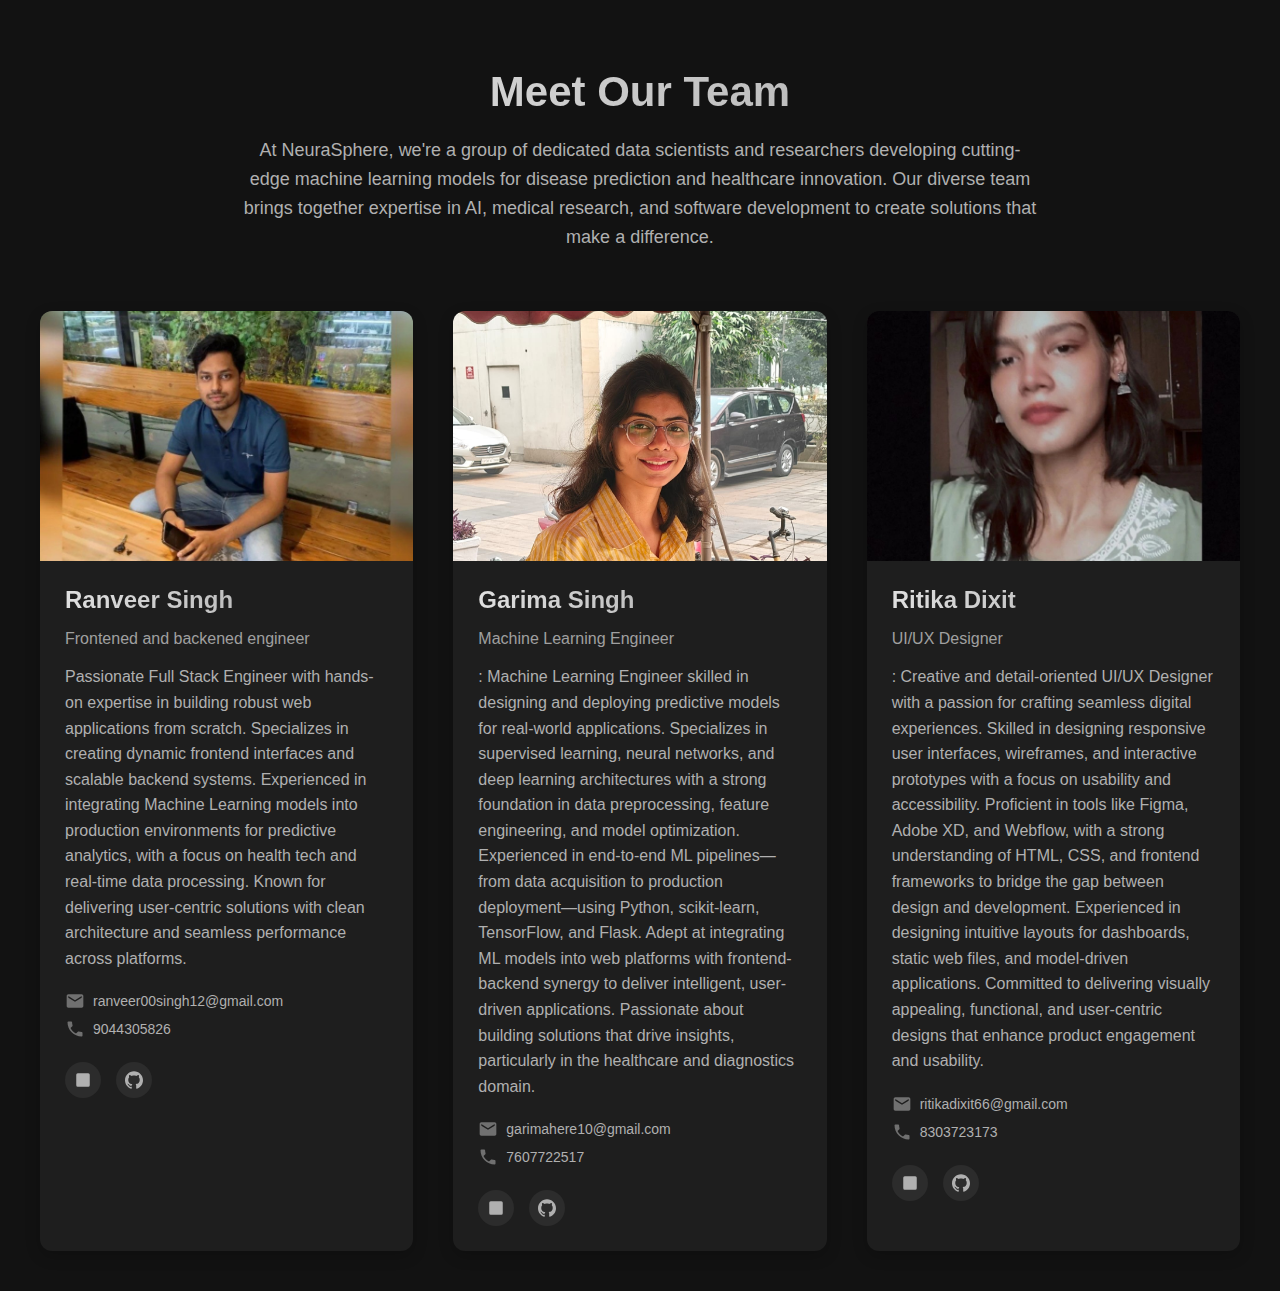
<file: templates/aboutUs.html>
<!DOCTYPE html>
<html lang="en">
<head>
    <meta charset="UTF-8">
    <meta name="viewport" content="width=device-width, initial-scale=1.0">
    <title>NeuraSphere - About Us</title>
    <style>
        body {
            font-family: 'Inter', sans-serif;
            background-color: #121212;
            color: #e0e0e0;
            margin: 0;
            padding: 0;
        }
        .container {
            max-width: 1200px;
            margin: 0 auto;
            padding: 40px 20px;
        }
        .about-header {
            text-align: center;
            margin-bottom: 60px;
        }
        .about-header h1 {
            font-size: 42px;
            margin-bottom: 20px;
            background: linear-gradient(90deg, #f0f0f0, #a0a0a0);
            -webkit-background-clip: text;
            -webkit-text-fill-color: transparent;
        }
        .about-header p {
            font-size: 18px;
            max-width: 800px;
            margin: 0 auto;
            line-height: 1.6;
            color: #b0b0b0;
        }
        .team-grid {
            display: grid;
            grid-template-columns: repeat(auto-fit, minmax(300px, 1fr));
            gap: 40px;
        }
        .team-member {
            background-color: #1e1e1e;
            border-radius: 12px;
            overflow: hidden;
            transition: transform 0.3s ease, box-shadow 0.3s ease;
            box-shadow: 0 5px 15px rgba(0, 0, 0, 0.2);
        }
        .team-member:hover {
            transform: translateY(-10px);
            box-shadow: 0 15px 30px rgba(0, 0, 0, 0.3);
        }
        .member-image {
            width: 100%;
            height: 250px;
            background-color: #2a2a2a;
            display: flex;
            align-items: center;
            justify-content: center;
        }
        .member-image img {
            width: 100%;
            height: 100%;
            object-fit: cover;
        }
        .member-info {
            padding: 25px;
        }
        .member-name {
            font-size: 24px;
            margin: 0 0 10px;
            background: linear-gradient(90deg, #e0e0e0, #a0a0a0);
            -webkit-background-clip: text;
            -webkit-text-fill-color: transparent;
        }
        .member-title {
            color: #a0a0a0;
            font-size: 16px;
            margin-bottom: 15px;
            font-weight: 500;
        }
        .member-bio {
            color: #b0b0b0;
            line-height: 1.6;
            margin-bottom: 20px;
        }
        .member-contact {
            margin-top: 20px;
            display: flex;
            gap: 15px;
        }
        .contact-item {
            display: flex;
            align-items: center;
            gap: 8px;
            color: #b0b0b0;
            font-size: 14px;
            margin-bottom: 8px;
        }
        .contact-icon {
            width: 20px;
            height: 20px;
            fill: #707070;
        }
        .contact-links {
            display: flex;
            gap: 15px;
            margin-top: 15px;
        }
        .social-link {
            width: 36px;
            height: 36px;
            border-radius: 50%;
            background-color: #2c2c2c;
            display: flex;
            align-items: center;
            justify-content: center;
            transition: background-color 0.3s ease;
        }
        .social-link:hover {
            background-color: #3a3a3a;
        }
        .social-icon {
            width: 18px;
            height: 18px;
            fill: #b0b0b0;
        }
    </style>
</head>
<body>
    <div class="container">
        <div class="about-header">
            <h1>Meet Our Team</h1>
            <p>At NeuraSphere, we're a group of dedicated data scientists and researchers developing cutting-edge machine learning models for disease prediction and healthcare innovation. Our diverse team brings together expertise in AI, medical research, and software development to create solutions that make a difference.</p>
        </div>
        
        <div class="team-grid">
            <!-- Team Member 1 -->
            <div class="team-member">
                <div class="member-image">
                    <img src="../static/Ranveer.jpeg" alt="Dr. Maya Johnson">
                </div>
                <div class="member-info">
                    <h3 class="member-name">Ranveer Singh</h3>
                    <p class="member-title">Frontened and backened engineer</p>
                    <p class="member-bio">Passionate Full Stack Engineer with hands-on expertise in building robust web applications from scratch. Specializes in creating dynamic frontend interfaces and scalable backend systems. Experienced in integrating Machine Learning models into production environments for predictive analytics, with a focus on health tech and real-time data processing. Known for delivering user-centric solutions with clean architecture and seamless performance across platforms.</p>
                    
                    <div class="member-contact">
                        <div>
                            <div class="contact-item">
                                <svg class="contact-icon" xmlns="http://www.w3.org/2000/svg" viewBox="0 0 24 24">
                                    <path d="M20 4H4c-1.1 0-1.99.9-1.99 2L2 18c0 1.1.9 2 2 2h16c1.1 0 2-.9 2-2V6c0-1.1-.9-2-2-2zm0 4l-8 5-8-5V6l8 5 8-5v2z"/>
                                </svg>
                                <span>ranveer00singh12@gmail.com</span>
                            </div>
                            <div class="contact-item">
                                <svg class="contact-icon" xmlns="http://www.w3.org/2000/svg" viewBox="0 0 24 24">
                                    <path d="M6.62 10.79c1.44 2.83 3.76 5.14 6.59 6.59l2.2-2.2c.27-.27.67-.36 1.02-.24 1.12.37 2.33.57 3.57.57.55 0 1 .45 1 1V20c0 .55-.45 1-1 1-9.39 0-17-7.61-17-17 0-.55.45-1 1-1h3.5c.55 0 1 .45 1 1 0 1.25.2 2.45.57 3.57.11.35.03.74-.25 1.02l-2.2 2.2z"/>
                                </svg>
                                <span>9044305826</span>
                            </div>
                        </div>
                    </div>
                    
                    <div class="contact-links">
                        <a href="#" class="social-link">
                            <svg class="social-icon" xmlns="http://www.w3.org/2000/svg" viewBox="0 0 24 24">
                                <path d="M19 3a2 2 0 0 1 2 2v14a2 2 0 0 1-2 2H5a2 2 0 0 1-2-2V5a2 2 0 0 1 2-2h14m-.5 15.5v-5.3a3.26 3.26 0&nbsp;0&nbsp;0-3.26-3.26c-.85 0-1.84.52-2.32 1.3v-1.11h-2.79v8.37h2.79v-4.93c0-.77.62-1.4 1.39-1.4a1.4 1.4 0&nbsp;0&nbsp;1 1.4 1.4v4.93h2.79M6.88 8.56a1.68 1.68 0&nbsp;0&nbsp;0 1.68-1.68c0-.93-.75-1.69-1.68-1.69a1.69 1.69 0&nbsp;0&nbsp;0-1.69 1.69c0 .93.76 1.68 1.69 1.68m1.39 9.94v-8.37H5.5v8.37h2.77z"/>
                            </svg>
                        </a>
                        <a href="#" class="social-link">
                            <svg class="social-icon" xmlns="http://www.w3.org/2000/svg" viewBox="0 0 24 24">
                                <path d="M12 .297c-6.63 0-12 5.373-12 12 0 5.303 3.438 9.8 8.205 11.385.6.113.82-.258.82-.577 0-.285-.01-1.04-.015-2.04-3.338.724-4.042-1.61-4.042-1.61C4.422 18.07 3.633 17.7 3.633 17.7c-1.087-.744.084-.729.084-.729 1.205.084 1.838 1.236 1.838 1.236 1.07 1.835 2.809 1.305 3.495.998.108-.776.417-1.305.76-1.605-2.665-.3-5.466-1.332-5.466-5.93 0-1.31.465-2.38 1.235-3.22-.135-.303-.54-1.523.105-3.176 0 0 1.005-.322 3.3 1.23.96-.267 1.98-.399 3-.405 1.02.006 2.04.138 3 .405 2.28-1.552 3.285-1.23 3.285-1.23.645 1.653.24 2.873.12 3.176.765.84 1.23 1.91 1.23 3.22 0 4.61-2.805 5.625-5.475 5.92.42.36.81 1.096.81 2.22 0 1.606-.015 2.896-.015 3.286 0 .315.21.69.825.57C20.565 22.092 24 17.592 24 12.297c0-6.627-5.373-12-12-12"/>
                            </svg>
                        </a>
                    </div>
                </div>
            </div>
            
            <!-- Team Member 2 -->
            <div class="team-member">
                <div class="member-image">
                    <img src="../static/garima2.jpg" alt="Alex Chen">
                </div>
                <div class="member-info">
                    <h3 class="member-name">Garima Singh</h3>
                    <p class="member-title">Machine Learning Engineer</p>
                    <p class="member-bio">:
                        Machine Learning Engineer skilled in designing and deploying predictive models for real-world applications. Specializes in supervised learning, neural networks, and deep learning architectures with a strong foundation in data preprocessing, feature engineering, and model optimization. Experienced in end-to-end ML pipelines—from data acquisition to production deployment—using Python, scikit-learn, TensorFlow, and Flask. Adept at integrating ML models into web platforms with frontend-backend synergy to deliver intelligent, user-driven applications. Passionate about building solutions that drive insights, particularly in the healthcare and diagnostics domain.
                        
                        </p>
                    
                    <div class="member-contact">
                        <div>
                            <div class="contact-item">
                                <svg class="contact-icon" xmlns="http://www.w3.org/2000/svg" viewBox="0 0 24 24">
                                    <path d="M20 4H4c-1.1 0-1.99.9-1.99 2L2 18c0 1.1.9 2 2 2h16c1.1 0 2-.9 2-2V6c0-1.1-.9-2-2-2zm0 4l-8 5-8-5V6l8 5 8-5v2z"/>
                                </svg>
                                <span>garimahere10@gmail.com</span>
                            </div>
                            <div class="contact-item">
                                <svg class="contact-icon" xmlns="http://www.w3.org/2000/svg" viewBox="0 0 24 24">
                                    <path d="M6.62 10.79c1.44 2.83 3.76 5.14 6.59 6.59l2.2-2.2c.27-.27.67-.36 1.02-.24 1.12.37 2.33.57 3.57.57.55 0 1 .45 1 1V20c0 .55-.45 1-1 1-9.39 0-17-7.61-17-17 0-.55.45-1 1-1h3.5c.55 0 1 .45 1 1 0 1.25.2 2.45.57 3.57.11.35.03.74-.25 1.02l-2.2 2.2z"/>
                                </svg>
                                <span>7607722517</span>
                            </div>
                        </div>
                    </div>
                    
                    <div class="contact-links">
                        <a href="#" class="social-link">
                            <svg class="social-icon" xmlns="http://www.w3.org/2000/svg" viewBox="0 0 24 24">
                                <path d="M19 3a2 2 0 0 1 2 2v14a2 2 0 0 1-2 2H5a2 2 0 0 1-2-2V5a2 2 0 0 1 2-2h14m-.5 15.5v-5.3a3.26 3.26 0&nbsp;0&nbsp;0-3.26-3.26c-.85 0-1.84.52-2.32 1.3v-1.11h-2.79v8.37h2.79v-4.93c0-.77.62-1.4 1.39-1.4a1.4 1.4 0&nbsp;0&nbsp;1 1.4 1.4v4.93h2.79M6.88 8.56a1.68 1.68 0&nbsp;0&nbsp;0 1.68-1.68c0-.93-.75-1.69-1.68-1.69a1.69 1.69 0&nbsp;0&nbsp;0-1.69 1.69c0 .93.76 1.68 1.69 1.68m1.39 9.94v-8.37H5.5v8.37h2.77z"/>
                            </svg>
                        </a>
                        <a href="#" class="social-link">
                            <svg class="social-icon" xmlns="http://www.w3.org/2000/svg" viewBox="0 0 24 24">
                                <path d="M12 .297c-6.63 0-12 5.373-12 12 0 5.303 3.438 9.8 8.205 11.385.6.113.82-.258.82-.577 0-.285-.01-1.04-.015-2.04-3.338.724-4.042-1.61-4.042-1.61C4.422 18.07 3.633 17.7 3.633 17.7c-1.087-.744.084-.729.084-.729 1.205.084 1.838 1.236 1.838 1.236 1.07 1.835 2.809 1.305 3.495.998.108-.776.417-1.305.76-1.605-2.665-.3-5.466-1.332-5.466-5.93 0-1.31.465-2.38 1.235-3.22-.135-.303-.54-1.523.105-3.176 0 0 1.005-.322 3.3 1.23.96-.267 1.98-.399 3-.405 1.02.006 2.04.138 3 .405 2.28-1.552 3.285-1.23 3.285-1.23.645 1.653.24 2.873.12 3.176.765.84 1.23 1.91 1.23 3.22 0 4.61-2.805 5.625-5.475 5.92.42.36.81 1.096.81 2.22 0 1.606-.015 2.896-.015 3.286 0 .315.21.69.825.57C20.565 22.092 24 17.592 24 12.297c0-6.627-5.373-12-12-12"/>
                            </svg>
                        </a>
                    </div>
                </div>
            </div>
            
            <!-- Team Member 3 -->
            <div class="team-member">
                <div class="member-image">
                    <img src="../static/ritika.jpeg" alt="Dr. Kwame Osei">
                </div>
                <div class="member-info">
                    <h3 class="member-name">Ritika Dixit</h3>
                    <p class="member-title"> UI/UX Designer</p>
                    <p class="member-bio">:
                        Creative and detail-oriented UI/UX Designer with a passion for crafting seamless digital experiences. Skilled in designing responsive user interfaces, wireframes, and interactive prototypes with a focus on usability and accessibility. Proficient in tools like Figma, Adobe XD, and Webflow, with a strong understanding of HTML, CSS, and frontend frameworks to bridge the gap between design and development. Experienced in designing intuitive layouts for dashboards, static web files, and model-driven applications. Committed to delivering visually appealing, functional, and user-centric designs that enhance product engagement and usability.</p>
                    
                    <div class="member-contact">
                        <div>
                            <div class="contact-item">
                                <svg class="contact-icon" xmlns="http://www.w3.org/2000/svg" viewBox="0 0 24 24">
                                    <path d="M20 4H4c-1.1 0-1.99.9-1.99 2L2 18c0 1.1.9 2 2 2h16c1.1 0 2-.9 2-2V6c0-1.1-.9-2-2-2zm0 4l-8 5-8-5V6l8 5 8-5v2z"/>
                                </svg>
                                <span>ritikadixit66@gmail.com</span>
                            </div>
                            <div class="contact-item">
                                <svg class="contact-icon" xmlns="http://www.w3.org/2000/svg" viewBox="0 0 24 24">
                                    <path d="M6.62 10.79c1.44 2.83 3.76 5.14 6.59 6.59l2.2-2.2c.27-.27.67-.36 1.02-.24 1.12.37 2.33.57 3.57.57.55 0 1 .45 1 1V20c0 .55-.45 1-1 1-9.39 0-17-7.61-17-17 0-.55.45-1 1-1h3.5c.55 0 1 .45 1 1 0 1.25.2 2.45.57 3.57.11.35.03.74-.25 1.02l-2.2 2.2z"/>
                                </svg>
                                <span>8303723173</span>
                            </div>
                        </div>
                    </div>
                    
                    <div class="contact-links">
                        <a href="#" class="social-link">
                            <svg class="social-icon" xmlns="http://www.w3.org/2000/svg" viewBox="0 0 24 24">
                                <path d="M19 3a2 2 0 0 1 2 2v14a2 2 0 0 1-2 2H5a2 2 0 0 1-2-2V5a2 2 0 0 1 2-2h14m-.5 15.5v-5.3a3.26 3.26 0&nbsp;0&nbsp;0-3.26-3.26c-.85 0-1.84.52-2.32 1.3v-1.11h-2.79v8.37h2.79v-4.93c0-.77.62-1.4 1.39-1.4a1.4 1.4 0&nbsp;0&nbsp;1 1.4 1.4v4.93h2.79M6.88 8.56a1.68 1.68 0&nbsp;0&nbsp;0 1.68-1.68c0-.93-.75-1.69-1.68-1.69a1.69 1.69 0&nbsp;0&nbsp;0-1.69 1.69c0 .93.76 1.68 1.69 1.68m1.39 9.94v-8.37H5.5v8.37h2.77z"/>
                            </svg>
                        </a>
                        <a href="#" class="social-link">
                            <svg class="social-icon" xmlns="http://www.w3.org/2000/svg" viewBox="0 0 24 24">
                                <path d="M12 .297c-6.63 0-12 5.373-12 12 0 5.303 3.438 9.8 8.205 11.385.6.113.82-.258.82-.577 0-.285-.01-1.04-.015-2.04-3.338.724-4.042-1.61-4.042-1.61C4.422 18.07 3.633 17.7 3.633 17.7c-1.087-.744.084-.729.084-.729 1.205.084 1.838 1.236 1.838 1.236 1.07 1.835 2.809 1.305 3.495.998.108-.776.417-1.305.76-1.605-2.665-.3-5.466-1.332-5.466-5.93 0-1.31.465-2.38 1.235-3.22-.135-.303-.54-1.523.105-3.176 0 0 1.005-.322 3.3 1.23.96-.267 1.98-.399 3-.405 1.02.006 2.04.138 3 .405 2.28-1.552 3.285-1.23 3.285-1.23.645 1.653.24 2.873.12 3.176.765.84 1.23 1.91 1.23 3.22 0 4.61-2.805 5.625-5.475 5.92.42.36.81 1.096.81 2.22 0 1.606-.015 2.896-.015 3.286 0 .315.21.69.825.57C20.565 22.092 24 17.592 24 12.297c0-6.627-5.373-12-12-12"/>
                            </svg>
                        </a>
                    </div>
                </div>
            </div>
        </div>
    </div>
</body>
</html>
</file>
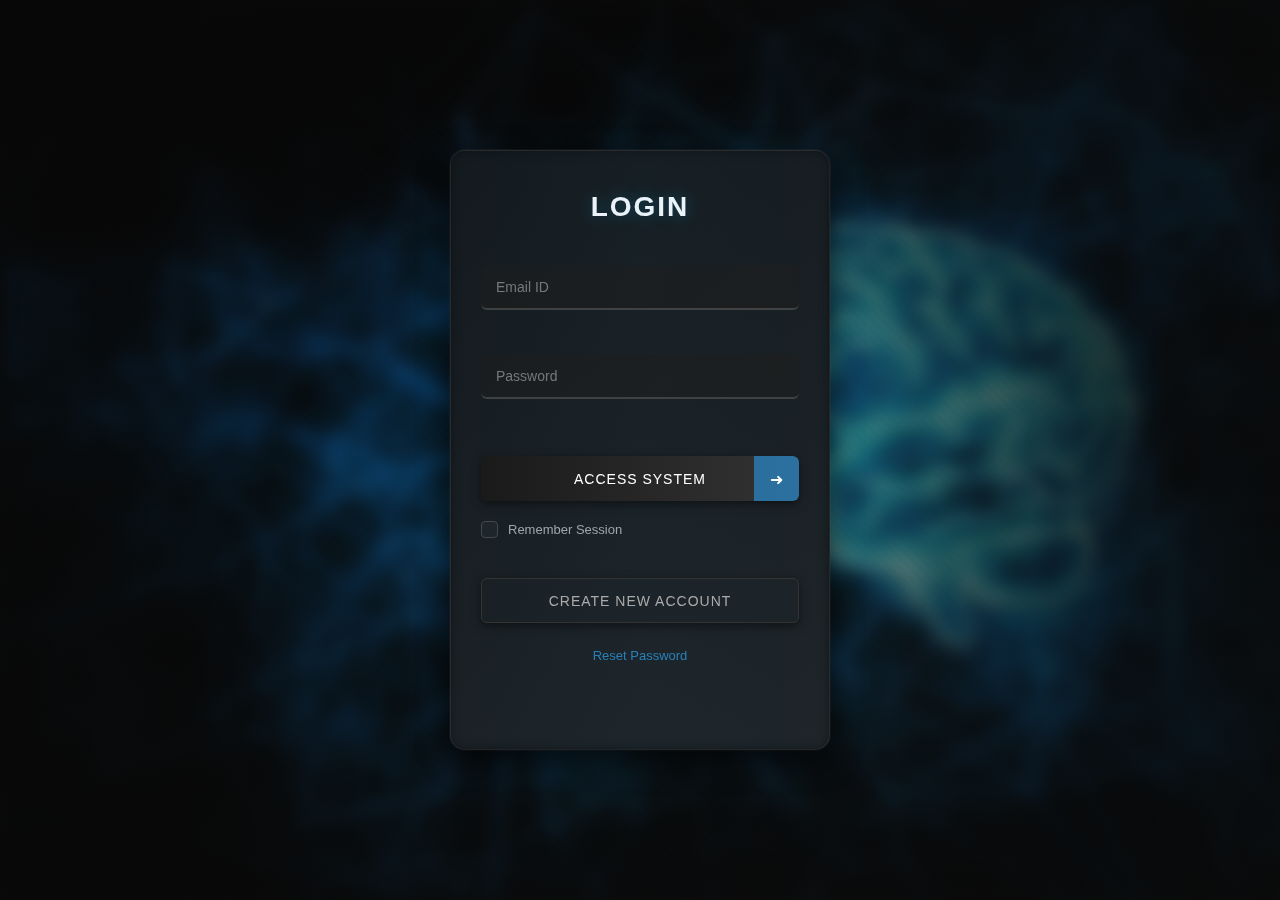
<file: templates/login.html>
<!DOCTYPE html>
<html lang="en">
<head>
    <meta charset="UTF-8">
    <meta name="viewport" content="width=device-width, initial-scale=1.0">
    <title>Heart Disease Prediction - Login</title>
    <style>
        * {
            margin: 0;
            padding: 0;
            box-sizing: border-box;
            font-family: 'Segoe UI', Tahoma, Geneva, Verdana, sans-serif;
        }
        
        body {
            background-color: #0a0a0a;
            color: #e0e0e0;
        }
        
        
        .container {
            width: 100%;
            height: 100vh;
            display: flex;
            align-items: center;
            justify-content: center;
            background: linear-gradient(135deg, #080808 0%, #1a1a1a 100%);
            position: relative;
            overflow: hidden;
        }
        
        /* Background slider styles */
        .background-slider {
            position: absolute;
            top: 0;
            left: 0;
            width: 100%;
            height: 100%;
            z-index: 0;
        }
        
        .slide {
            position: absolute;
            top: 0;
            left: 0;
            width: 100%;
            height: 100%;
            background-size: cover;
            background-position: center;
            opacity: 0;
            filter: blur(8px); /* 40% blur effect */
            transition: opacity 2s ease-in-out;
        }
        
        .slide.active {
            opacity: 0.6; /* This makes the images semi-transparent */
        }
        
        /* Slider images */
        .slide:nth-child(1) {
            background-image: url("../static/neurons.jpg");
        }
        
        .slide:nth-child(2) {
            background-image: url("../static/nervous.jpg");
        }
        
        .slide:nth-child(3) {
            background-image: url("../static/skeleton.jpg");
        }
        
        .container::before {
            content: "";
            position: absolute;
            width: 100%;
            height: 100%;
            background: radial-gradient(circle, transparent 20%, #080808 70%);
            opacity: 0.8;
            z-index: 1;
        }

        
        .container::after {
            content: "";
            position: absolute;
            top: -50%;
            left: -50%;
            width: 200%;
            height: 200%;
            background: linear-gradient(45deg, #333333 25%, transparent 25%, transparent 50%, #333333 50%, #333333 75%, transparent 75%, transparent);
            background-size: 10px 10px;
            opacity: 0.03;
            animation: backgroundMove 70s linear infinite;
            z-index: 0;
        }
        
        @keyframes backgroundMove {
            0% {
                transform: translateY(0) rotate(0deg);
            }
            100% {
                transform: translateY(0%) rotate(360deg);
            }
        }
        
        .card {
            width: 380px;
            height: 600px; /* Increased from 520px to 600px */
            position: relative;
            z-index: 2;
            perspective: 2000px;
            backdrop-filter: blur(5px);
        }
        
        .inner-box {
            position: relative;
            width: 100%;
            height: 100%;
            transform-style: preserve-3d;
            transition: transform 1.2s cubic-bezier(0.19, 1, 0.22, 1);
        }
        
        .card-front, .card-back {
            position: absolute;
            width: 100%;
            height: 100%;
            padding: 40px 30px;
            box-sizing: border-box;
            backface-visibility: hidden;
            border-radius: 15px;
            background: linear-gradient(145deg, #121212, #1e1e1e);
            box-shadow: 
                0 10px 30px rgba(0, 0, 0, 0.7),
                0 0 0 1px rgba(255, 255, 255, 0.05),
                inset 0 0 10px rgba(0, 0, 0, 0.5);
            border: 1px solid rgba(255, 255, 255, 0.07);
            overflow: hidden;
        }
        
        .card-front::before, .card-back::before {
            content: "";
            position: absolute;
            top: -50%;
            left: -50%;
            width: 200%;
            height: 200%;
            background: linear-gradient(45deg, transparent, rgba(41, 128, 185, 0.1), transparent);
            transform: rotate(45deg);
            animation: shine 12s linear infinite;
        }
        
        @keyframes shine {
            0% {
                transform: translateX(-100%) rotate(45deg);
            }
            100% {
                transform: translateX(100%) rotate(45deg);
            }
        }
        
        .card-back {
            transform: rotateY(180deg);
        }
        
        .card h2 {
            font-weight: 600;
            font-size: 28px;
            text-align: center;
            margin-bottom: 30px;
            color: #ffffff;
            text-shadow: 0 0 15px rgba(10, 175, 230, 0.3);
            letter-spacing: 2px;
        }
        
        .input-group {
            position: relative;
            margin-bottom: 20px;
        }
        
        .input-box {
            width: 100%;
            background: rgba(30, 30, 30, 0.6);
            border: none;
            border-bottom: 2px solid rgba(100, 100, 100, 0.5);
            margin: 12px 0;
            height: 45px;
            border-radius: 6px;
            padding: 0 15px;
            box-sizing: border-box;
            outline: none;
            color: #fff;
            font-size: 14px;
            transition: all 0.3s;
        }
        
        .input-box:focus {
            border-bottom: 2px solid #2980b9;
            box-shadow: 0 0 10px rgba(41, 128, 185, 0.3);
        }
        
        .input-box::placeholder {
            color: #777;
            font-size: 14px;
        }
        
        button {
            width: 100%;
            background: linear-gradient(90deg, #1a1a1a, #333333);
            border: none;
            margin: 25px 0 10px;
            height: 45px;
            font-size: 14px;
            border-radius: 6px;
            padding: 0 10px;
            box-sizing: border-box;
            outline: none;
            color: #fff;
            cursor: pointer;
            letter-spacing: 1px;
            position: relative;
            overflow: hidden;
            transition: all 0.3s;
            box-shadow: 0 3px 10px rgba(0, 0, 0, 0.5);
        }
        
        button:hover {
            background: linear-gradient(90deg, #262626, #404040);
        }
        
        .submit-btn {
            position: relative;
            z-index: 1;
        }
        
        .submit-btn::after {
            content: '';
            position: absolute;
            right: 0;
            top: 0;
            height: 100%;
            width: 45px;
            border-radius: 0 6px 6px 0;
            background-color: rgba(41, 128, 185, 0.8);
            transition: all 0.3s;
            display: flex;
            align-items: center;
            justify-content: center;
        }
        
        .submit-btn::before {
            content: '➜';
            position: absolute;
            right: 15px;
            top: 14px;
            color: #fff;
            z-index: 2;
            font-size: 16px;
        }
        
        .submit-btn:hover::after {
            width: 100%;
            border-radius: 6px;
        }
        
        .checkbox-container {
            display: flex;
            align-items: center;
            margin-top: 10px;
        }
        
        input[type="checkbox"] {
            appearance: none;
            -webkit-appearance: none;
            height: 17px;
            width: 17px;
            background: #1e1e1e;
            border: 1px solid #444;
            border-radius: 4px;
            cursor: pointer;
            display: flex;
            align-items: center;
            justify-content: center;
        }
        
        input[type="checkbox"]:checked::after {
            content: '✓';
            color: #2980b9;
            font-size: 14px;
            font-weight: bold;
        }
        
        span {
            font-size: 13px;
            margin-left: 10px;
            color: #aaa;
        }
        
        .card .btn {
            margin-top: 40px;
            background: transparent;
            border: 1px solid #333;
            color: #aaa;
        }
        
        .card .btn:hover {
            background: rgba(41, 128, 185, 0.1);
            border: 1px solid rgba(41, 128, 185, 0.3);
        }
        
        .back-btn {
            margin-top: 10px;
            background: transparent;
            border: 1px solid #333;
            color: #aaa;
        }
        
        .back-btn:hover {
            background: rgba(41, 128, 185, 0.1);
            border: 1px solid rgba(41, 128, 185, 0.3);
        }
        
        .card a {
            color: #2980b9;
            text-decoration: none;
            display: block;
            text-align: center;
            font-size: 13px;
            margin-top: 15px;
            transition: all 0.3s;
        }
        
        .card a:hover {
            color: #3498db;
            text-shadow: 0 0 5px rgba(52, 152, 219, 0.3);
        }
        
        .lines {
            position: absolute;
            top: 0;
            left: 0;
            right: 0;
            height: 100%;
            margin: auto;
            width: 100vw;
            z-index: -1;
        }
        
        .line {
            position: absolute;
            width: 1px;
            height: 100%;
            top: 0;
            background: rgba(255, 255, 255, 0.03);
        }
        
        .line-1 {
            left: 10%;
        }
        
        .line-2 {
            left: 30%;
        }
        
        .line-3 {
            left: 50%;
        }
        
        .line-4 {
            left: 70%;
        }
        
        .line-5 {
            left: 90%;
        }
    </style>
</head>
<body>
    <div class="container">
        <!-- Background Slider -->
        <div class="background-slider">
            <div class="slide active"></div>
            <div class="slide"></div>
            <div class="slide"></div>
        </div>
        
        <div class="lines">
            <div class="line line-1"></div>
            <div class="line line-2"></div>
            <div class="line line-3"></div>
            <div class="line line-4"></div>
            <div class="line line-5"></div>
        </div>
        <div class="card">
            <div class="inner-box" id="card">
                <div class="card-front">
                    <h2>LOGIN</h2>
                    <form action="/login" method="POST">
                        <div class="input-group">
                            <input type="email" name="email" class="input-box" placeholder="Email ID" required>
                        </div>
                        <div class="input-group">
                            <input type="password" name="password" class="input-box" placeholder="Password" required>
                        </div>
                        <button type="submit" class="submit-btn">ACCESS SYSTEM</button>
                        <div class="checkbox-container">
                            <input type="checkbox" id="remember">
                            <span>Remember Session</span>
                        </div>
                    </form>
                    <button type="button" class="btn" onclick="openRegister()">CREATE NEW ACCOUNT</button>
                    <a href="">Reset Password</a>
                </div>
                <div class="card-back">
                    <h2>REGISTER</h2>
                    <form action="/register" method="POST">
                        <div class="input-group">
                           <input type="text" name="username" class="input-box" placeholder="Your Name" required>

                        </div>
                        <div class="input-group">
                            <input type="email" name="email" class="input-box" placeholder="Email ID" required>
                        </div>
                        <div class="input-group">
                            <input type="password" name="password" class="input-box" placeholder="Password" required>
                        </div>
                        <button type="submit" class="submit-btn">CREATE ACCOUNT</button>
                        <div class="checkbox-container">
                            <input type="checkbox" id="remember-reg">
                            <span>Remember Session</span>
                        </div>
                    </form>
                    <button type="button" class="back-btn" onclick="openLogin()">BACK TO LOGIN</button>
                    <a href="">Reset Password</a>
                </div>
            </div>
        </div>
    </div>
    <script>
        var card = document.getElementById("card");

        function openRegister() {
            card.style.transform = "rotateY(-180deg)";
        }
        
        function openLogin() {
            card.style.transform = "rotateY(0deg)";
        }
        
        // Background slider functionality
        const slides = document.querySelectorAll('.slide');
        let currentSlide = 0;
        
        function nextSlide() {
            slides[currentSlide].classList.remove('active');
            currentSlide = (currentSlide + 1) % slides.length;
            slides[currentSlide].classList.add('active');
        }
        
        // Initialize slider
        setInterval(nextSlide, 5000); // Change slide every 5 seconds
    </script>
</body>
</html>
</file>
